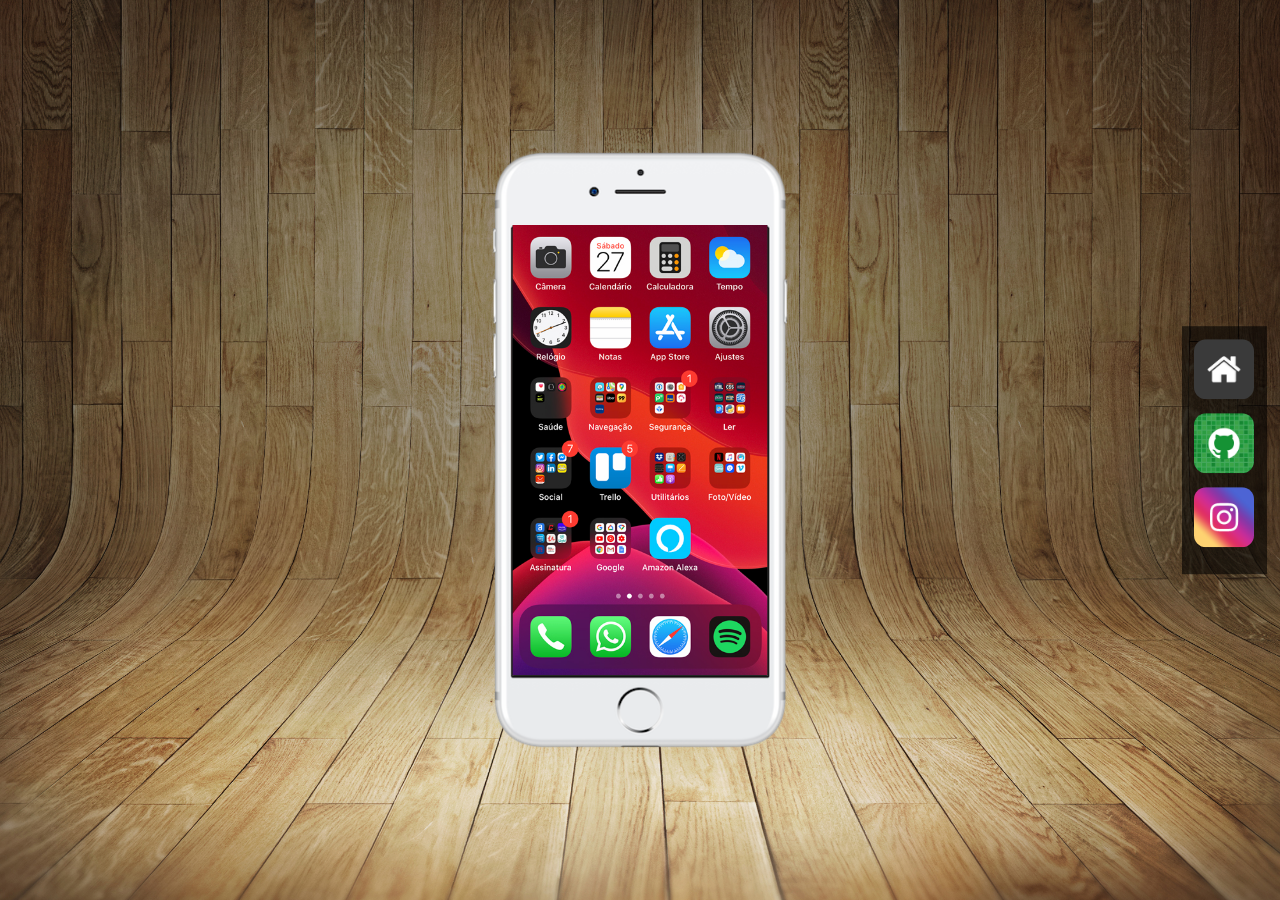
<file: index.html>
<!DOCTYPE html>
<html lang="pt-br">
<head>
    <meta charset="UTF-8">
    <meta name="viewport" content="width=device-width, initial-scale=1.0">
    <title>Redes Sociais</title>
    <link rel="shortcut icon" href="imagens/favicon/favicon.ico" type="image/x-icon">
    <link rel="stylesheet" href="css/style.css">
</head>
<body>
    <nav>
        <a href="pages\home.html" target="screan"><img src="imagens/logo-home.jpg" alt="logo home"></a>

        <a href="pages\github.html" target="screan"><img src="imagens/logo-github.jpg" alt="logo do github"></a>

        <a href="pages\insta.html" target="screan"><img src="imagens/logo-instagram.jpg" alt="logo do instagram"></a>
    </nav>

    <main>
        <div id="cell">
            <img src="imagens/frame-iphone.png" alt="imagem de um iphone">
            <iframe name="screan" src="pages\home.html" frameborder="0" scrolling="auto">[seu dispositivo não suporta Iframes, portanto o site não carregará da forma como devia]</iframe>
        </div>
    </main>
</body>
</html>
</file>
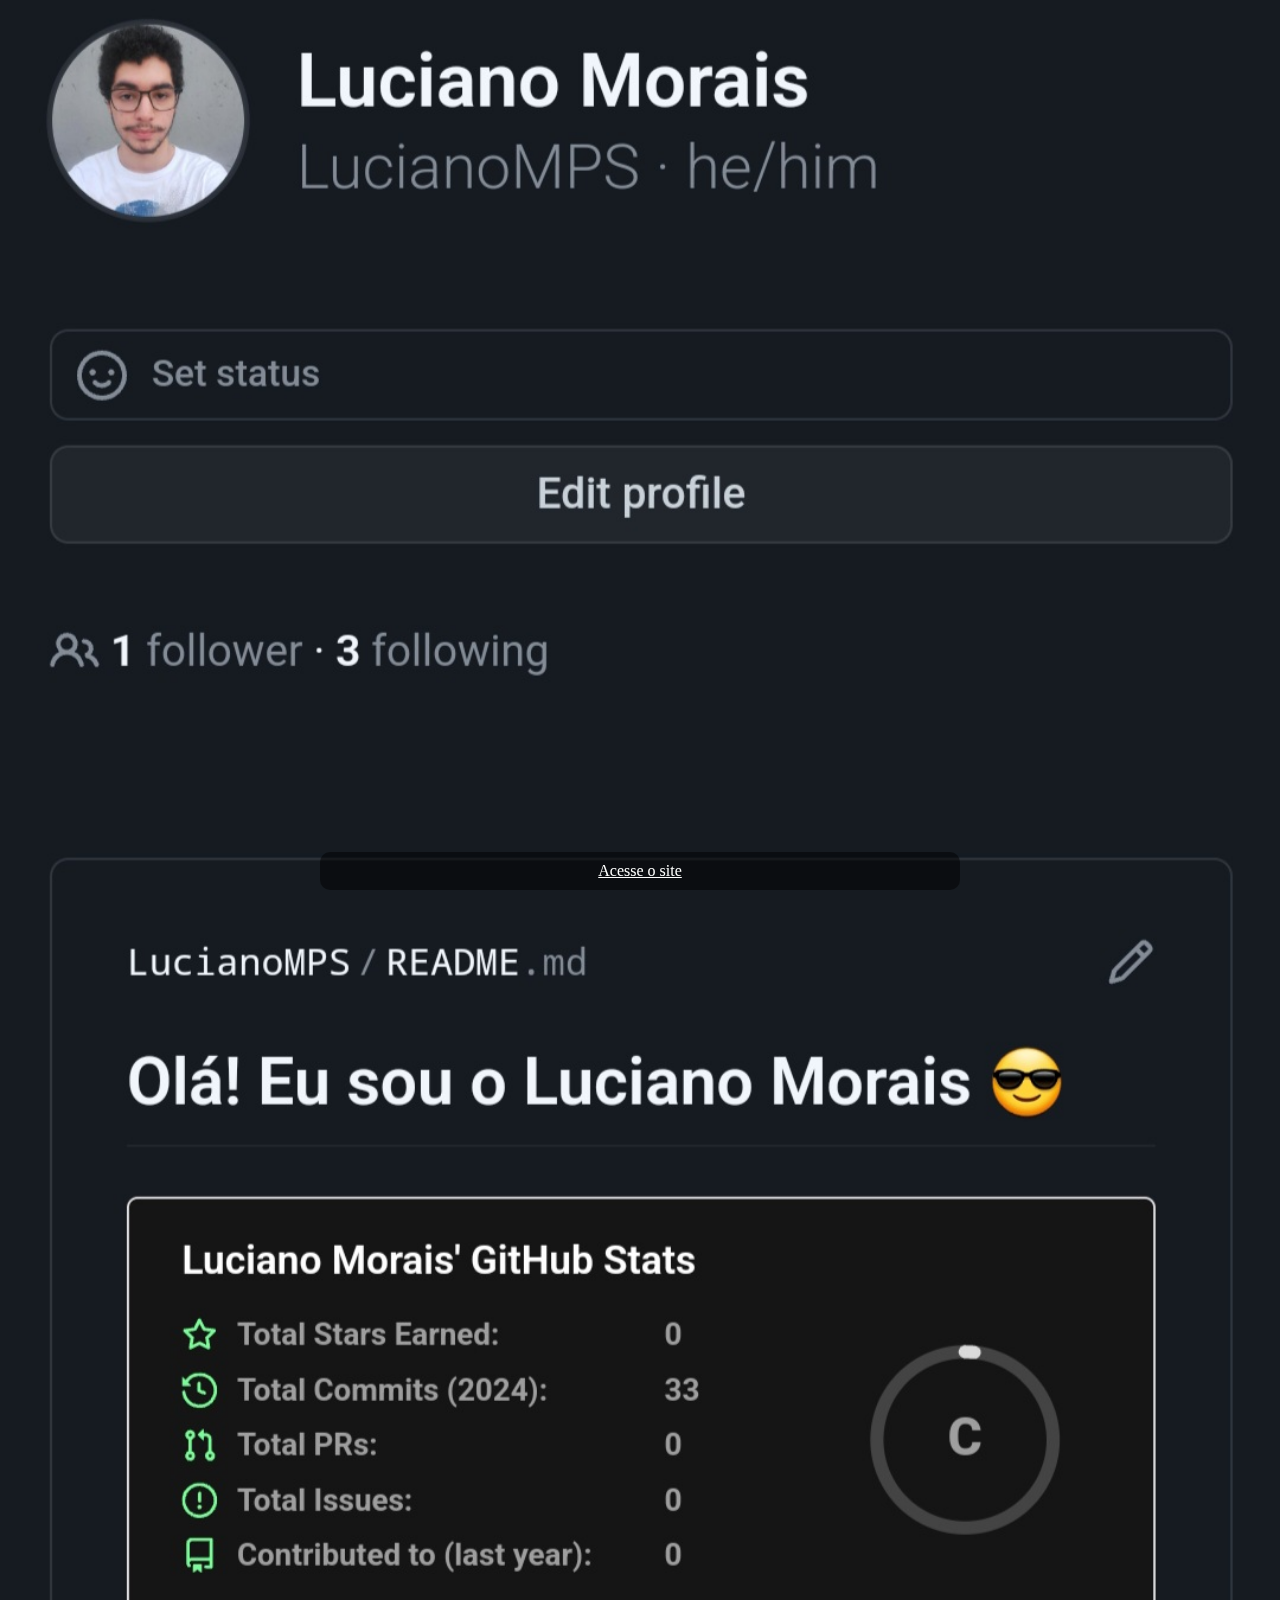
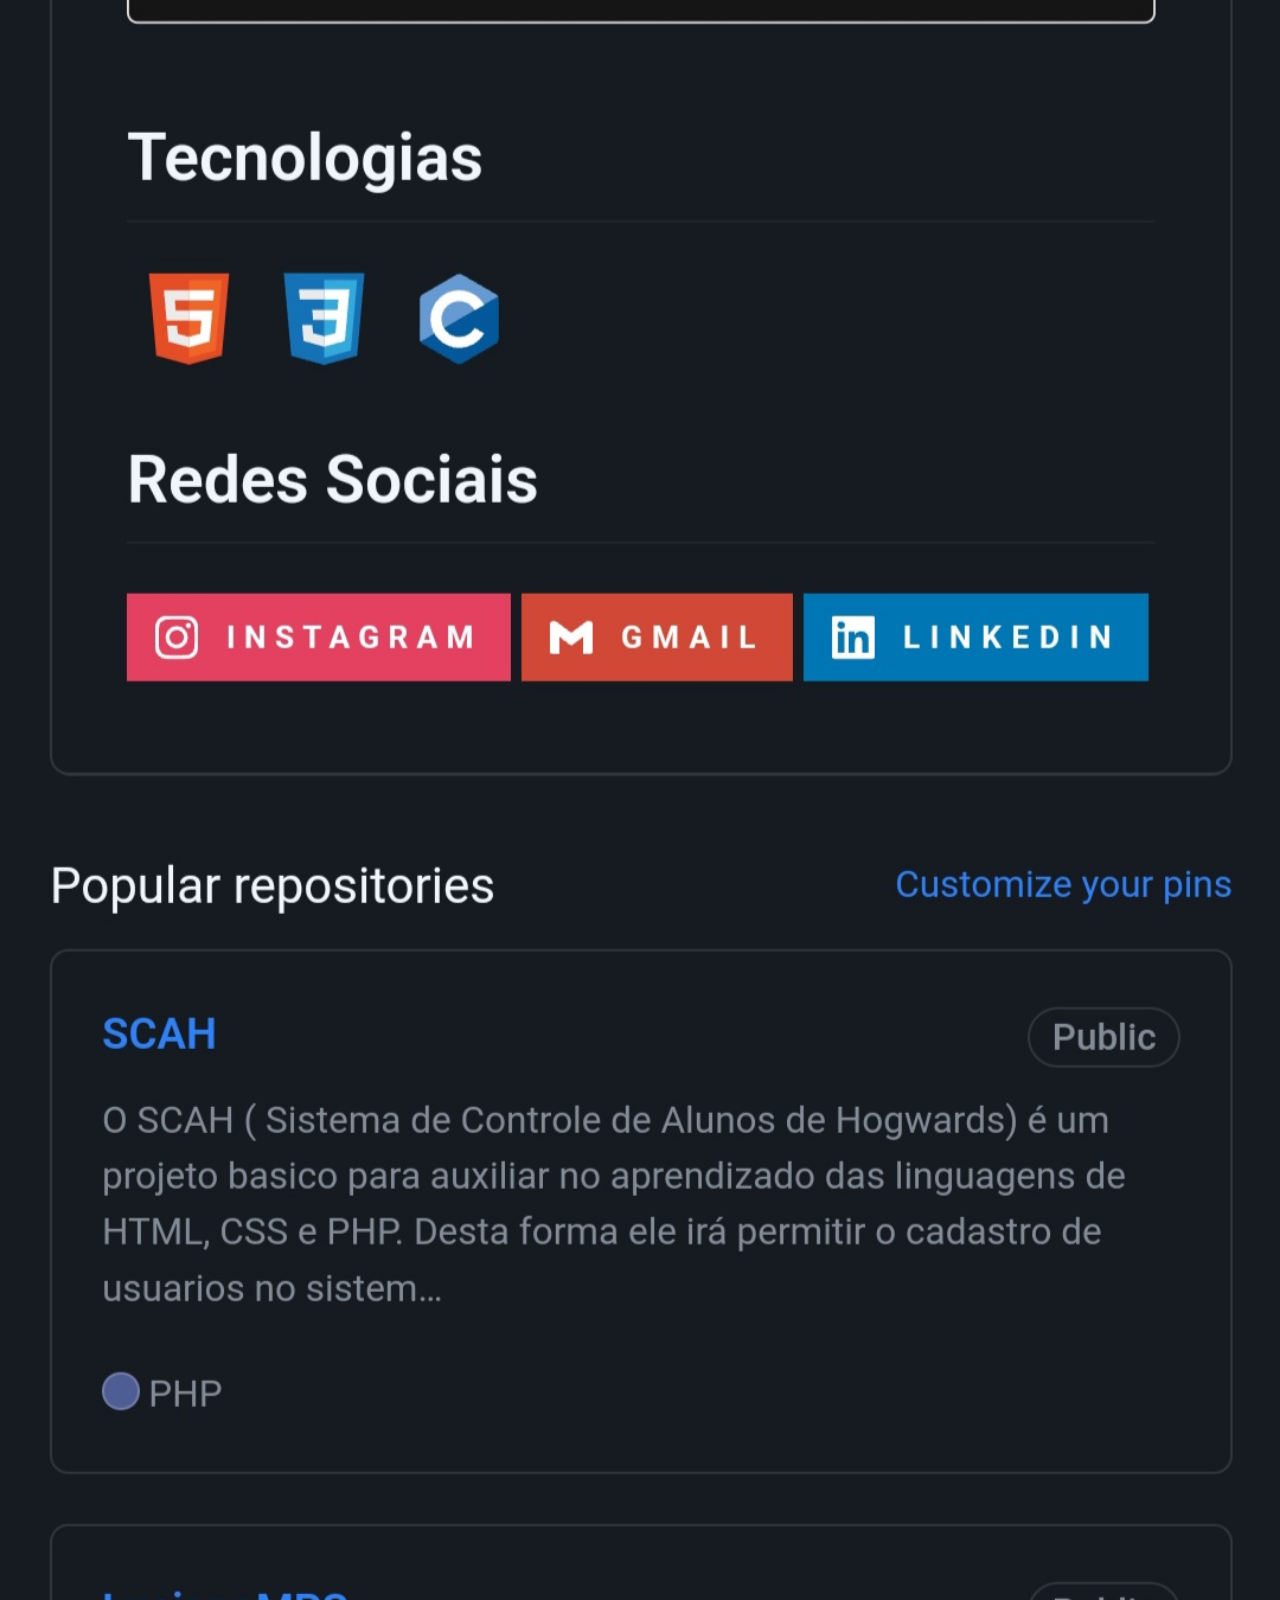
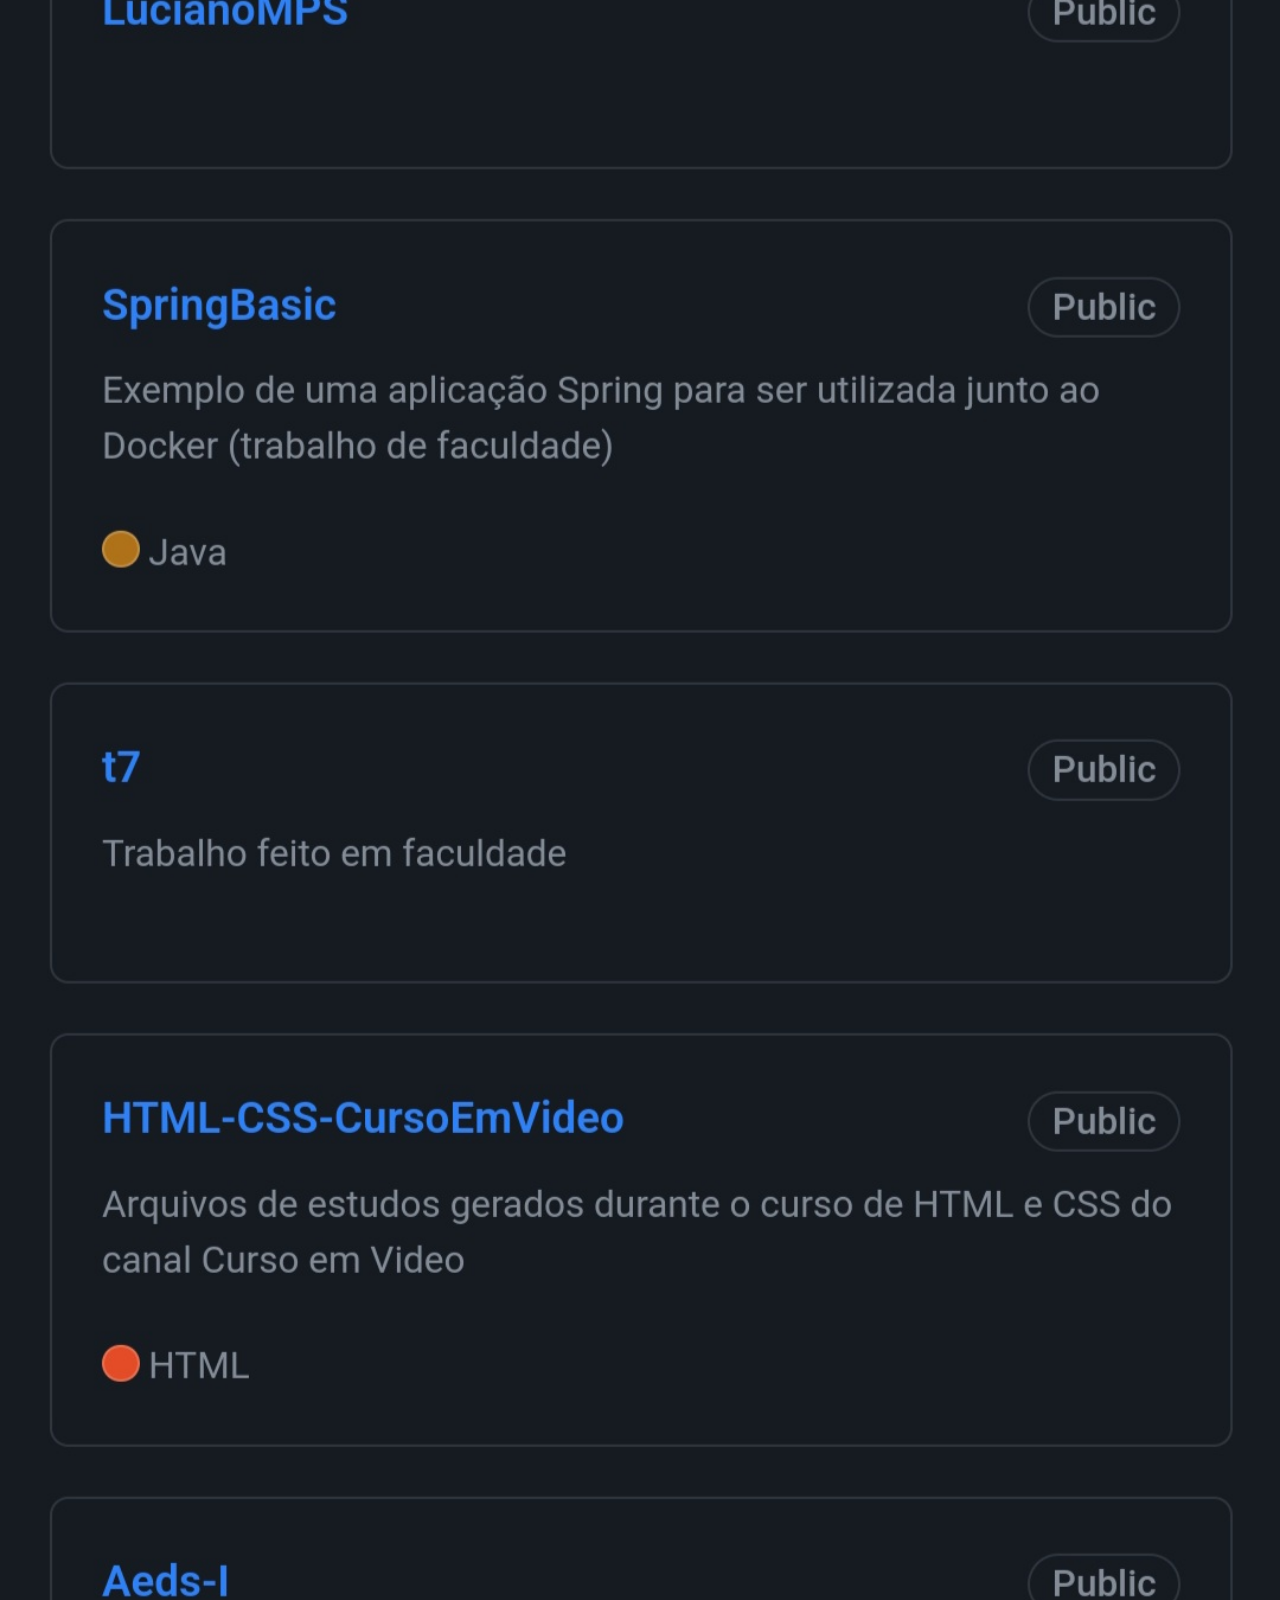
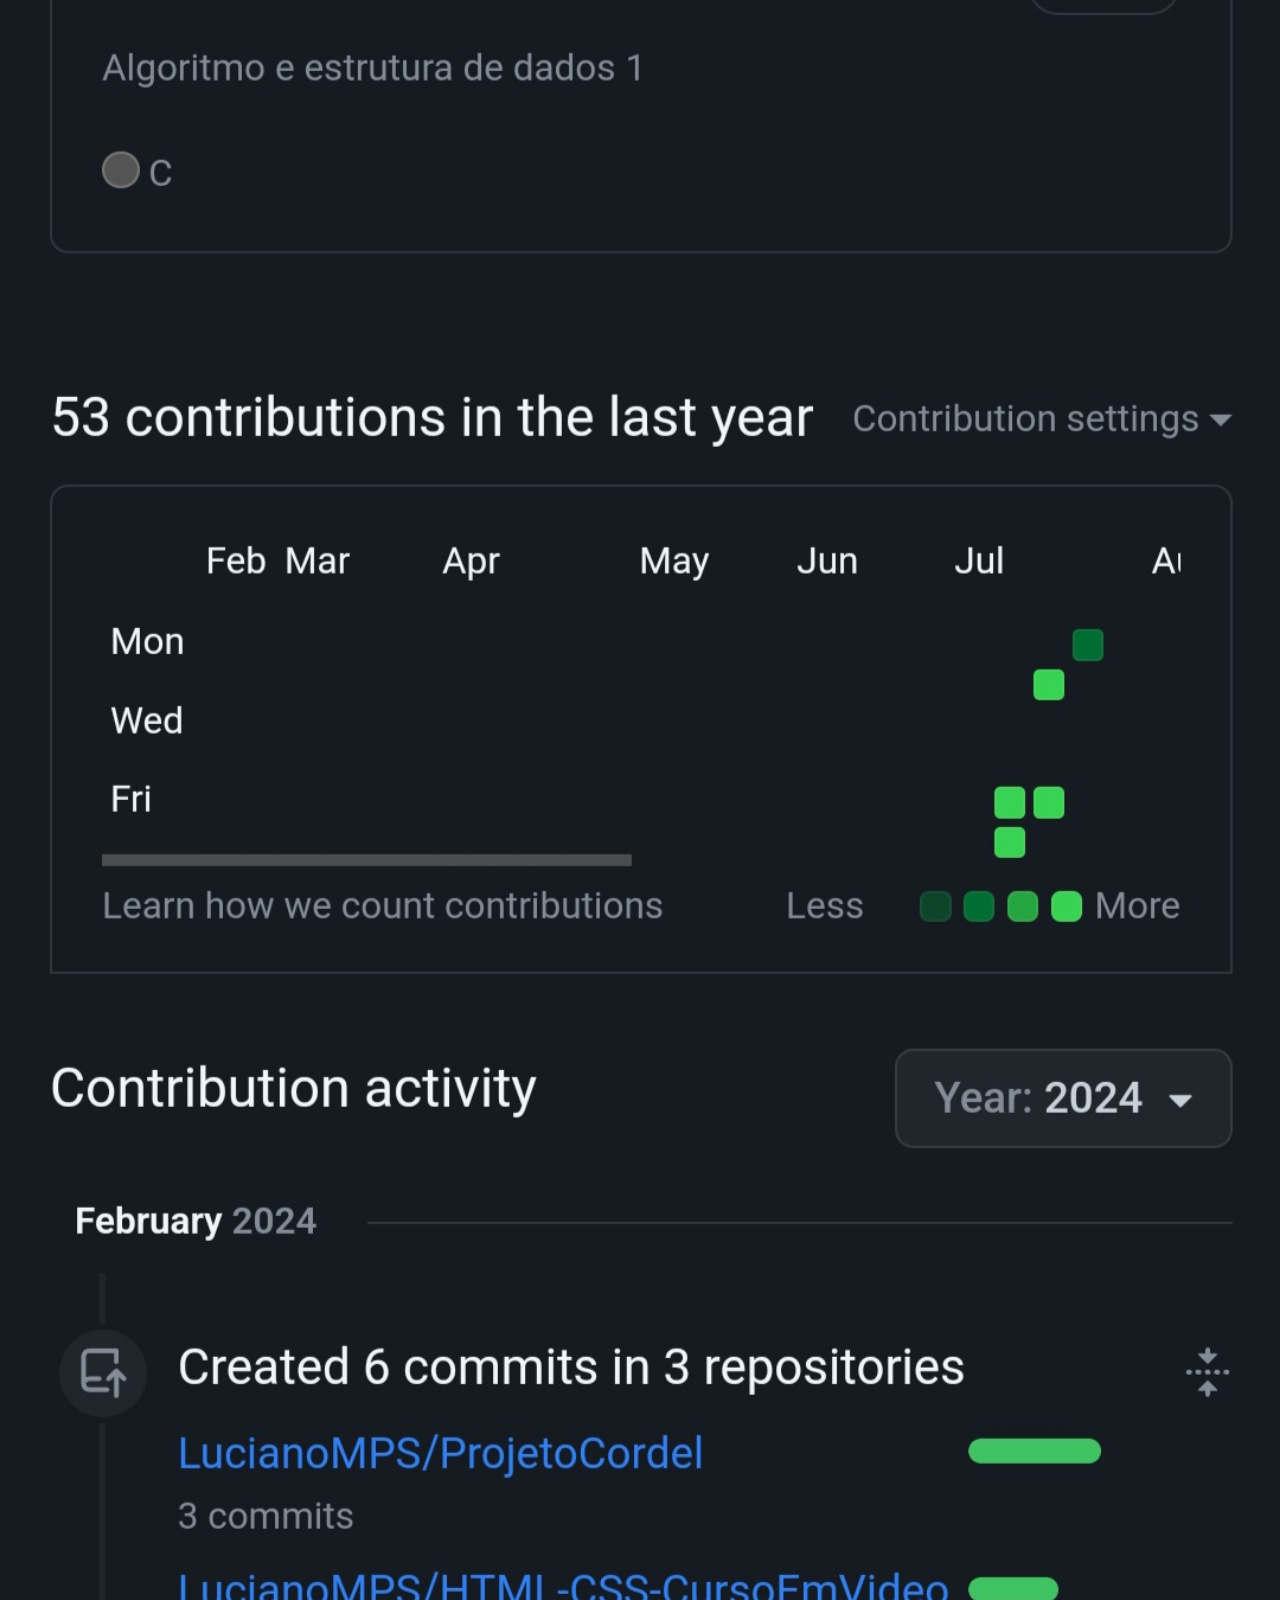
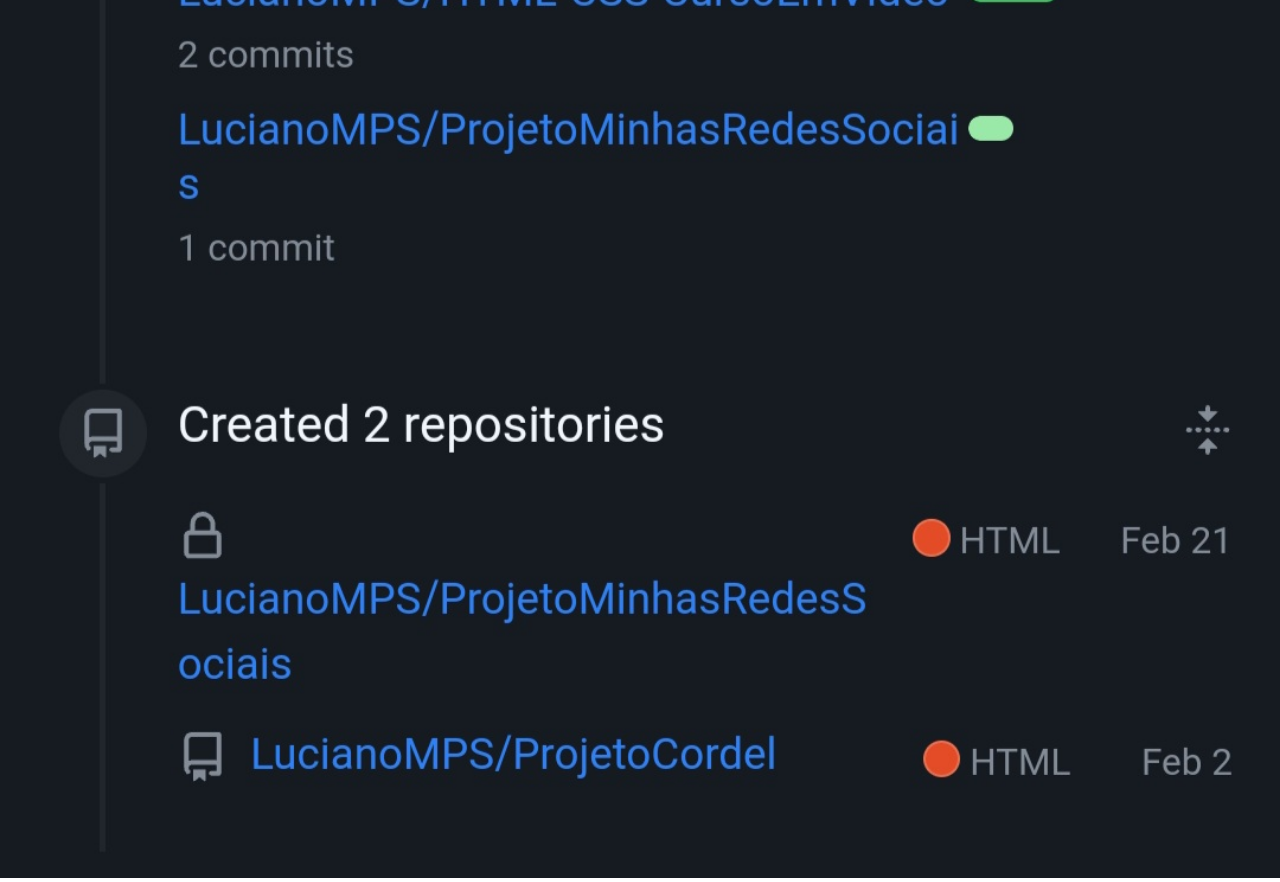
<file: pages/github.html>
<!DOCTYPE html>
<html lang="pt-br">
<head>
    <meta charset="UTF-8">
    <meta name="viewport" content="width=device-width, initial-scale=1.0">
    <title>GitHub</title>
    <link rel="stylesheet" href="pages.css">
</head>
<body>
    <img src="../imagens/tela-github.jpg" alt="">
    <a href="https://github.com/LucianoMPS" target="_blank">Acesse o site</a>
</body>
</html>
</file>
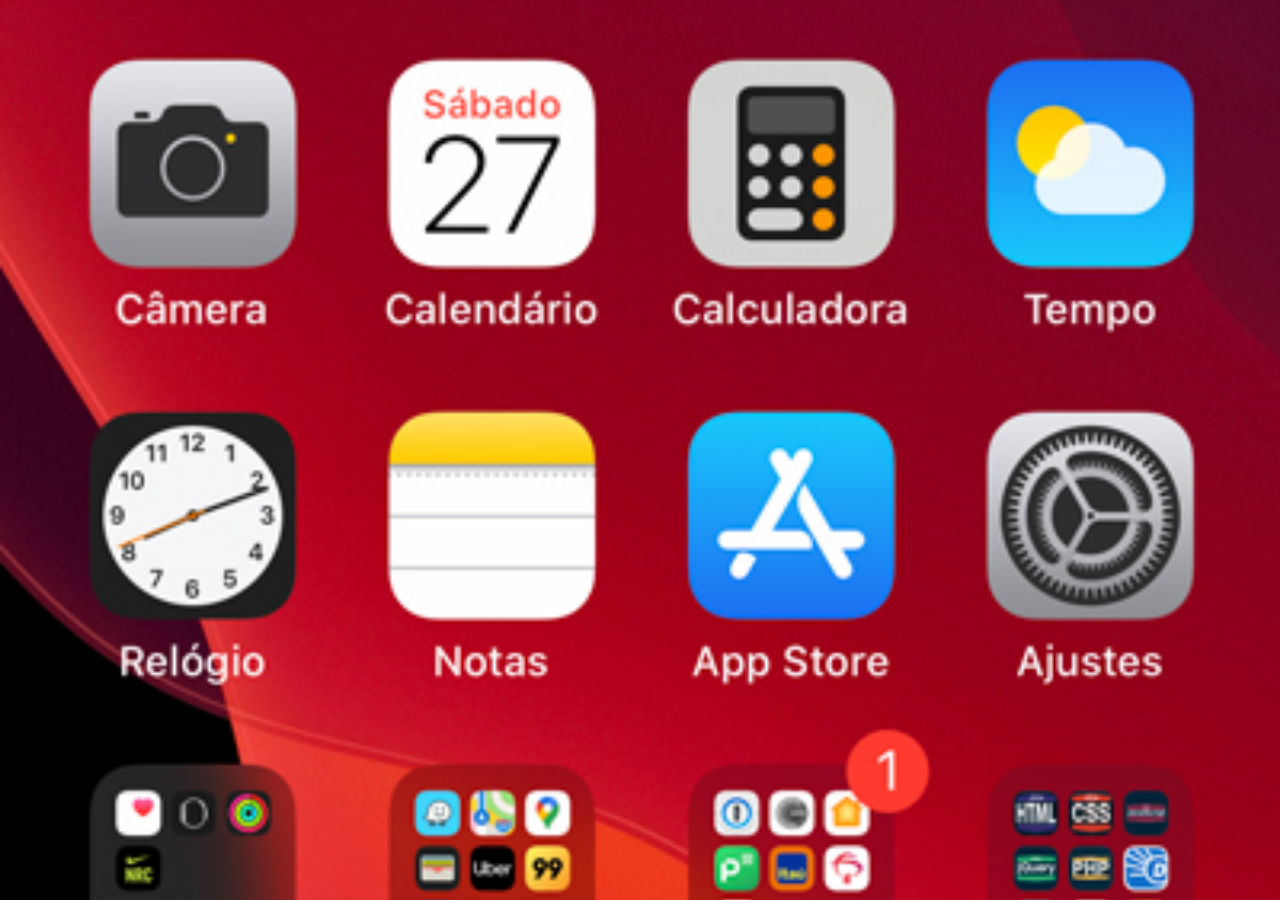
<file: pages/home.html>
<!DOCTYPE html>
<html lang="pt-br">
<head>
    <meta charset="UTF-8">
    <meta name="viewport" content="width=device-width, initial-scale=1.0">
    <title>Home</title>

    <style>
        *{
            margin: 0;
            padding: 0;
        }

        body{
            width: 100vw;
            height: 100vh;
            background: black url('../imagens/tela-home.jpg');
            background-repeat: no-repeat;
            background-position: top center;
            background-size: cover;
        }
    </style>
</head>
<body>
</body>
</html>
</file>
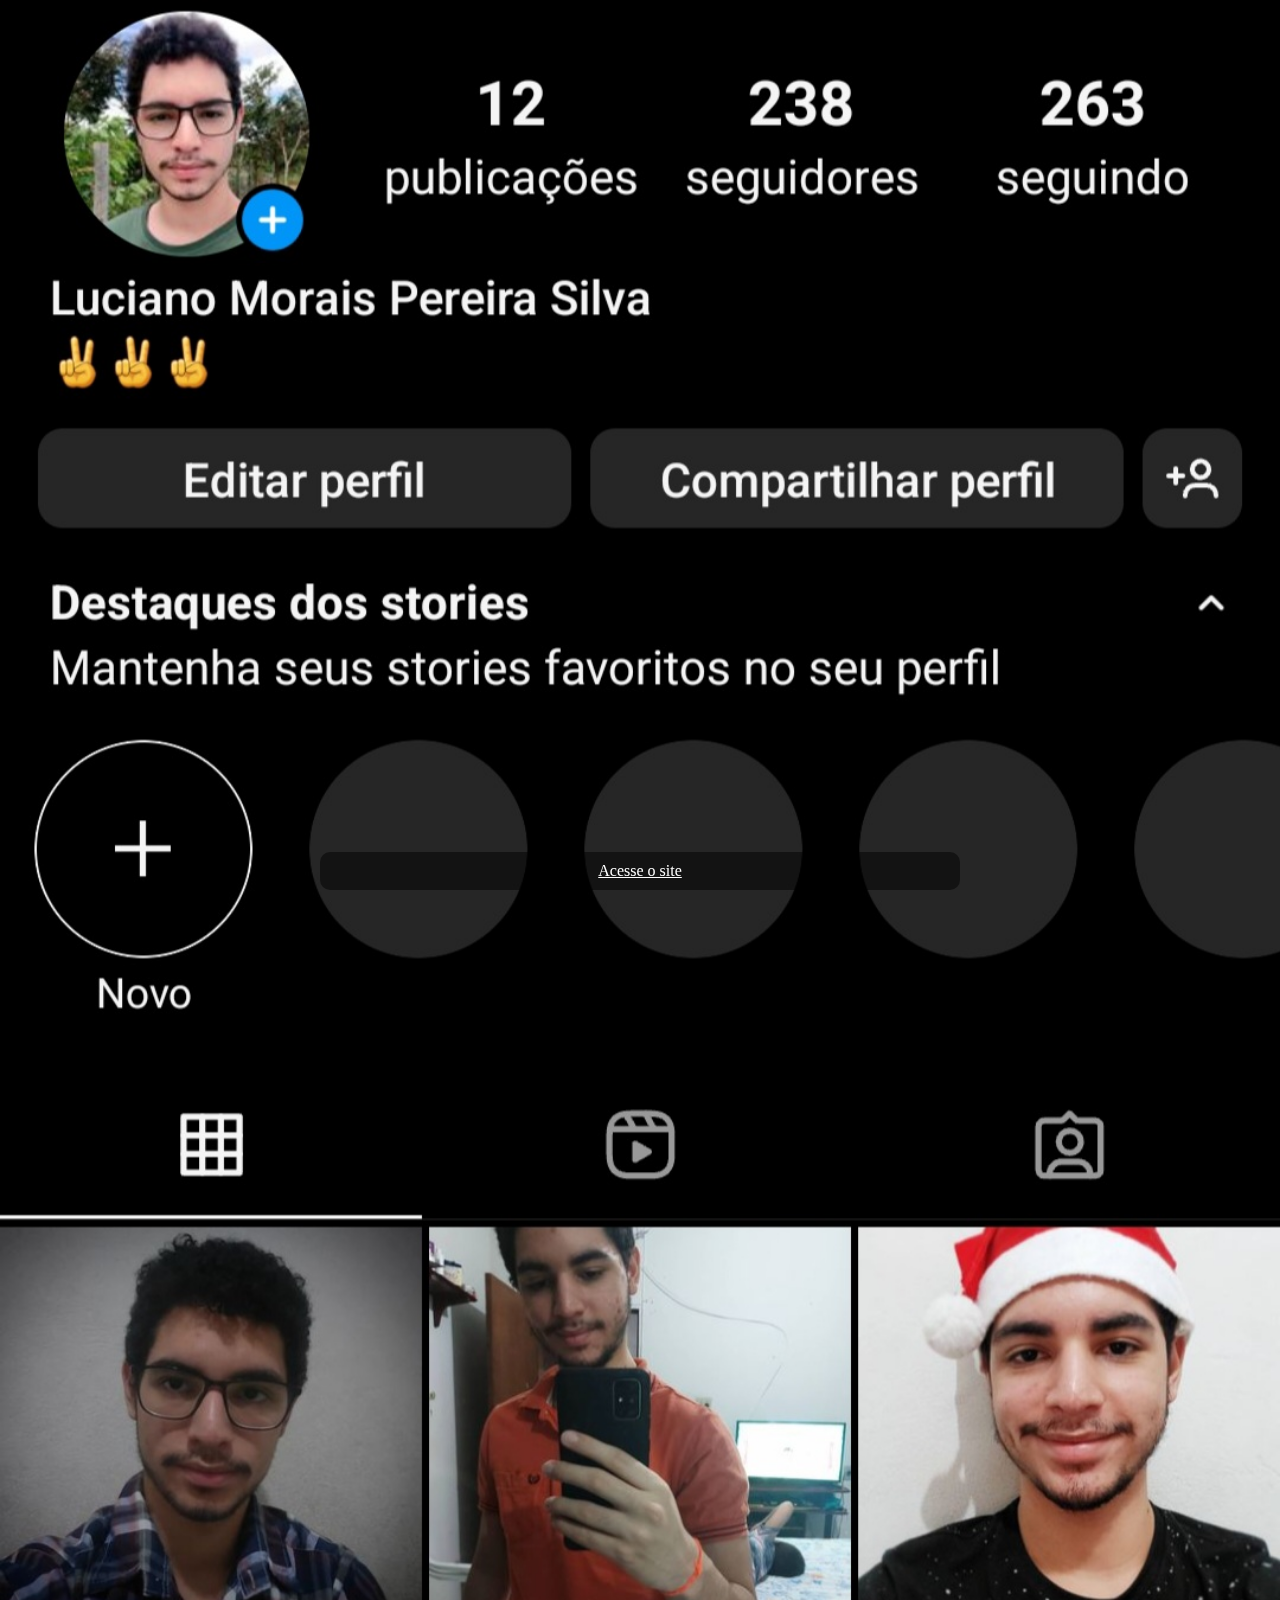
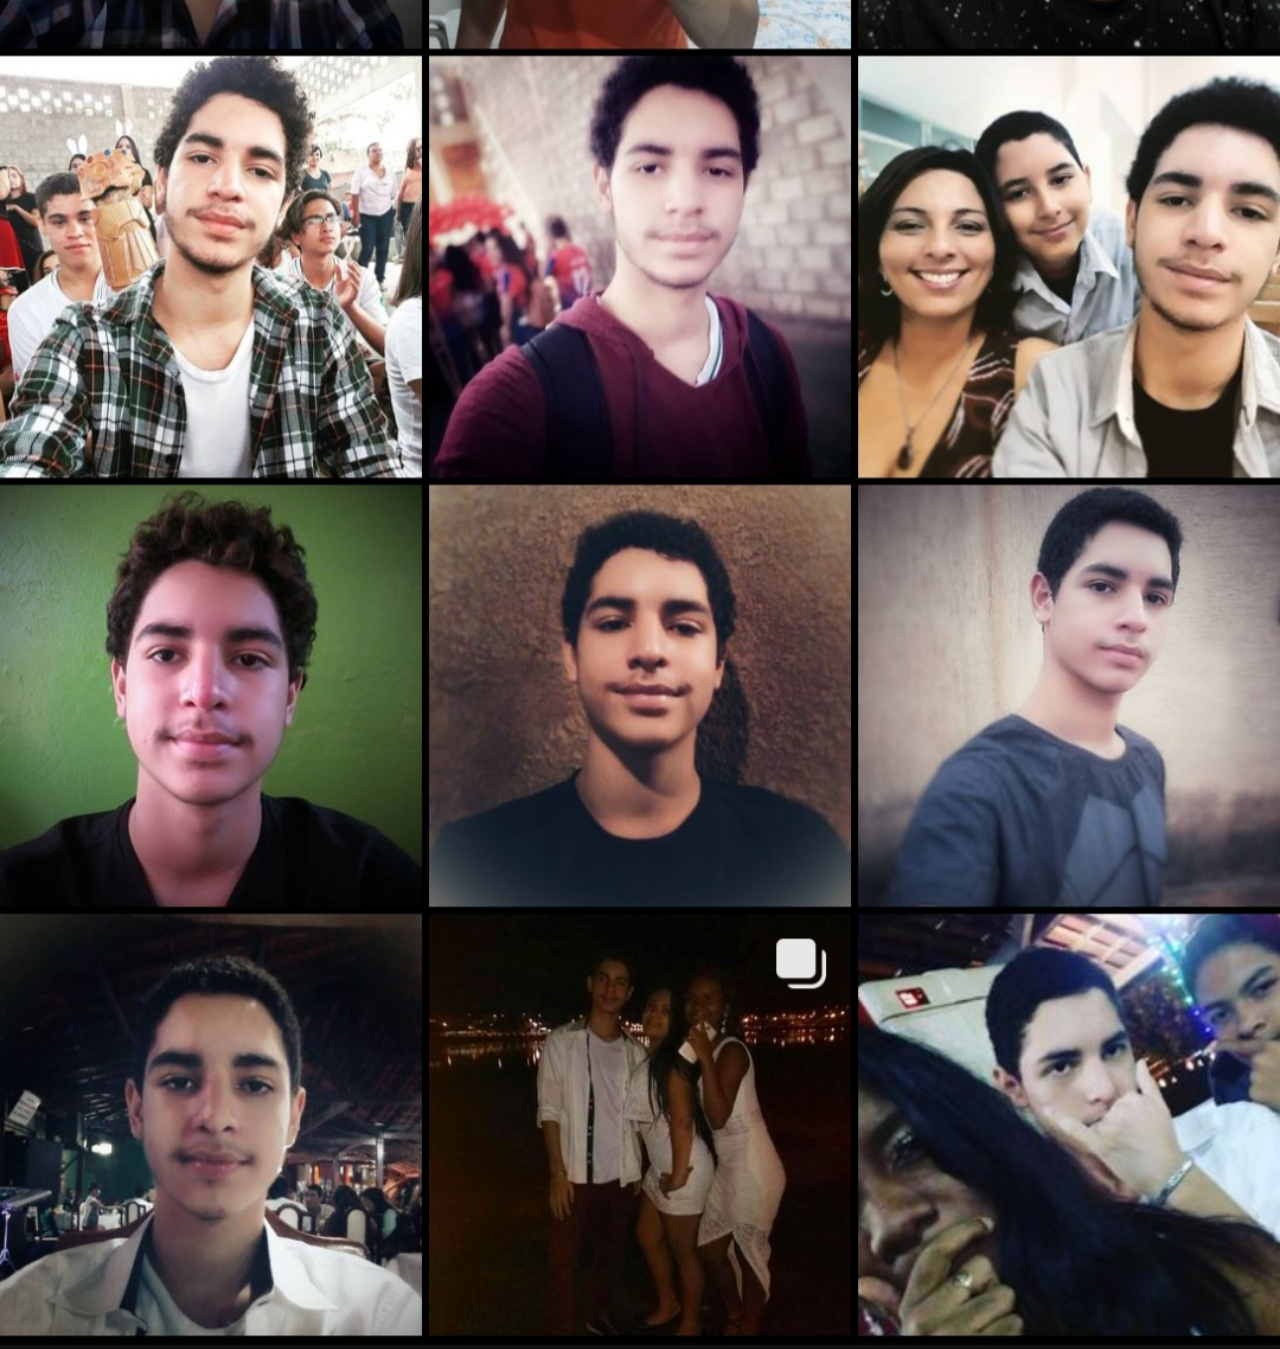
<file: pages/insta.html>
<!DOCTYPE html>
<html lang="pt-br">
<head>
    <meta charset="UTF-8">
    <meta name="viewport" content="width=device-width, initial-scale=1.0">
    <title>Instagram</title>
    <link rel="stylesheet" href="pages.css">

    <style>
        body{
            background-color: #121212;
        }
    </style>

</head>
<body>
    <img src="../imagens/tela-instagram.jpg" alt="">
    <a href="https://www.instagram.com/luhz2/" target="_blank">Acesse o site</a>
</body>
</html>
</file>
<file: css/style.css>
@charset "UTF-8";

/* configurações gerais */

*{
    margin: 0;
    padding: 0;
}

body{
    position: relative;
    background-image: url("../imagens/fundo-madeira.jpg");
    background-repeat: no-repeat;
    background-size: cover;
    background-position: center center;
}

/* nav */
nav{
    position: absolute;
    top: 50%;
    right: 0;
    transform: translate(0, -50%);
    padding: 1vw;
    margin-right: 1vw;
    background-color: rgba(0, 0, 0, 0.589);
}

nav > a{
    display: block;
    margin-bottom: 10px;
}

nav img{
    width: 60px;
    height: 60px;

    min-width: 30px;
    min-height: 30px;

    border-radius: 20%;
    box-sizing: border-box;
    
}

nav img:hover{
    border: 2px solid rgba(255, 255, 255, 0.712);
    transition: border 0.5s;
}

/* main */
main{
    height: 100vh;
}

/* article */

div#cell{
    position: absolute;
    left: 50%;
    top: 50%;
    transform: translate(-50%, -50%);
    
    max-width: 100%;
    max-height: 97%;

    width: 300px;
    height: 600px;
}

div#cell > img{
    width: 100%;
    height: 100%;
}

div#cell > iframe{
    width: 85%;
    height: 75%;

    position: absolute;
    left: 50%;
    top: 50%;
    transform: translate(-50%, -50%);
}
</file>
<file: pages/pages.css>
@charset "UTF-8";

body{
    position: relative;
    margin: 0;
    padding: 0;
}

::-webkit-scrollbar{
    width: 0px;
    height: 0px;
}

img{
    height: 100%;
    width: 100%;
}

a{
    position: sticky;
    display: block;
    bottom: 10px;
    
    width: 50%;
    padding-top: 10px;
    padding-bottom: 10px;
    margin: -40px auto;
    border-radius: 10px;

    text-align: center;

    color: white;
    background-color: rgba(0, 0, 0, 0.486);
}


a:hover{
    font-weight: bold;
    background-color: rgba(255, 0, 0);
}
</file>
